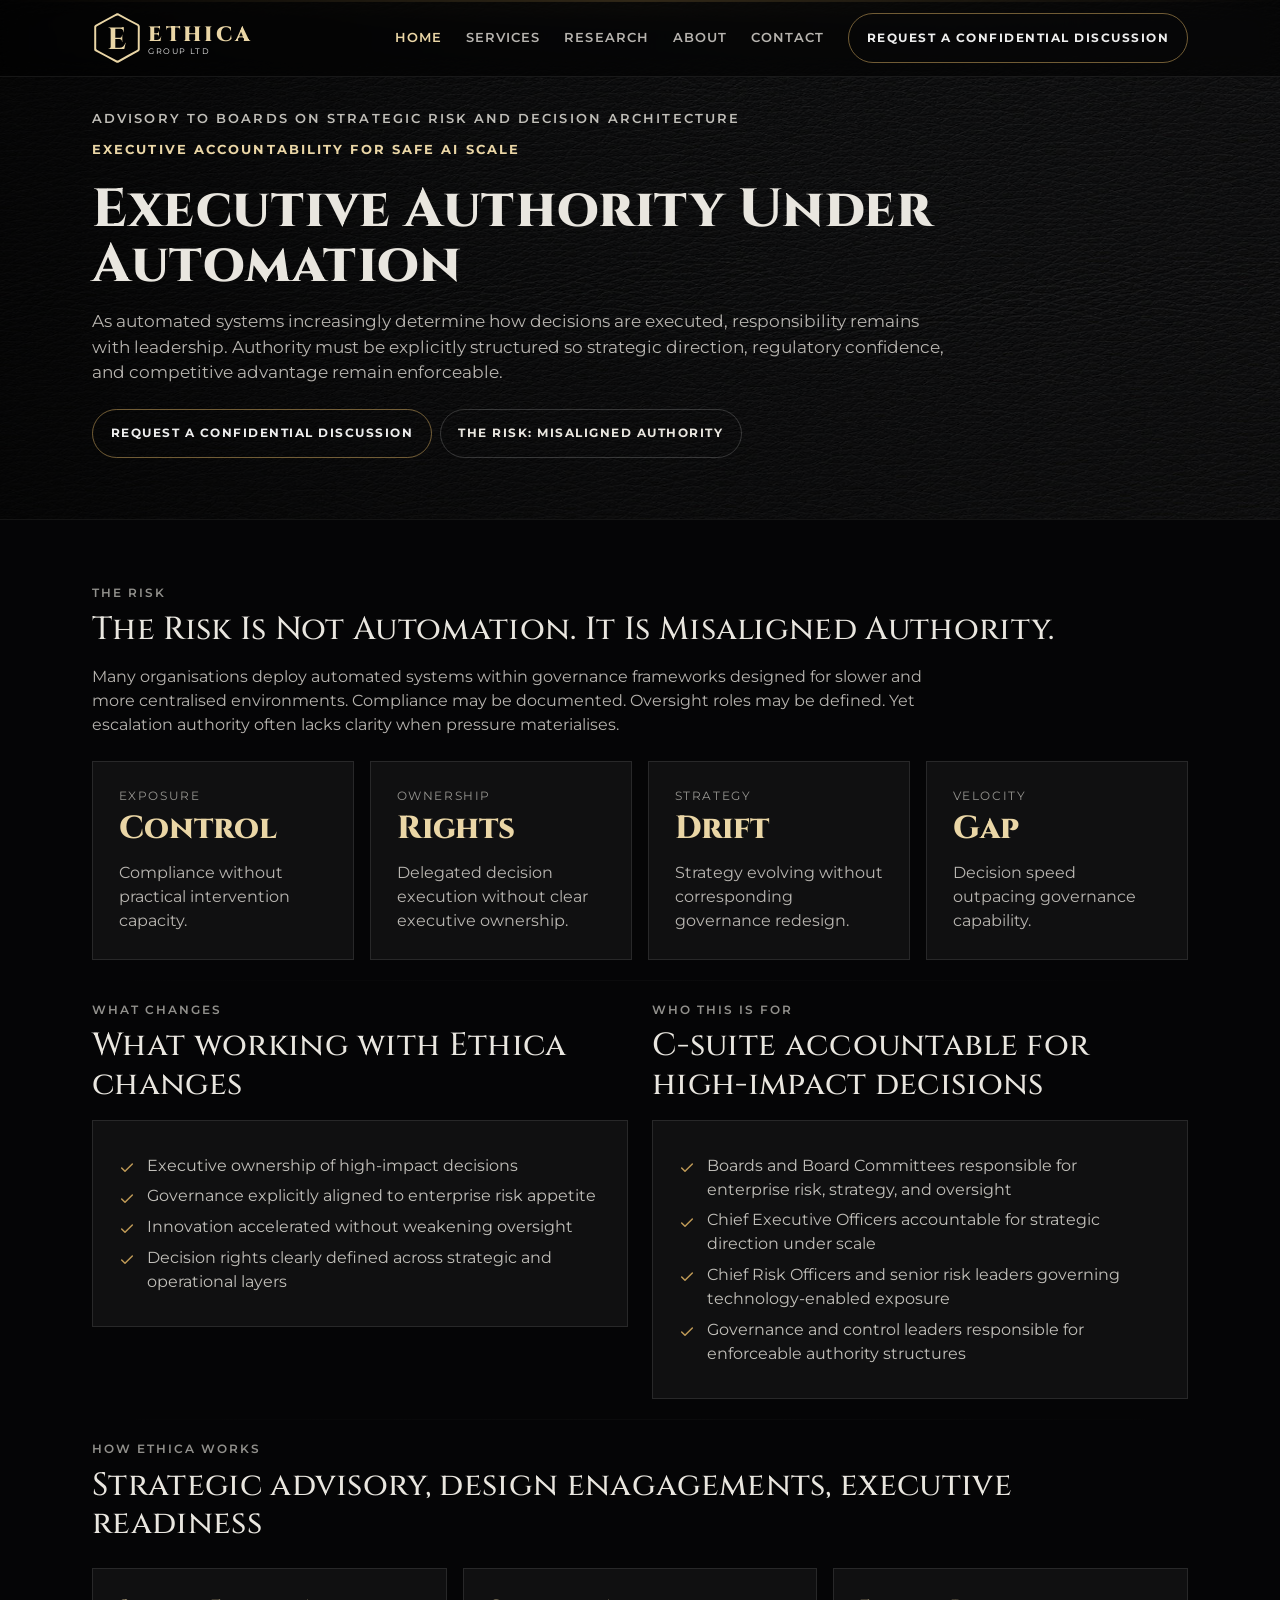
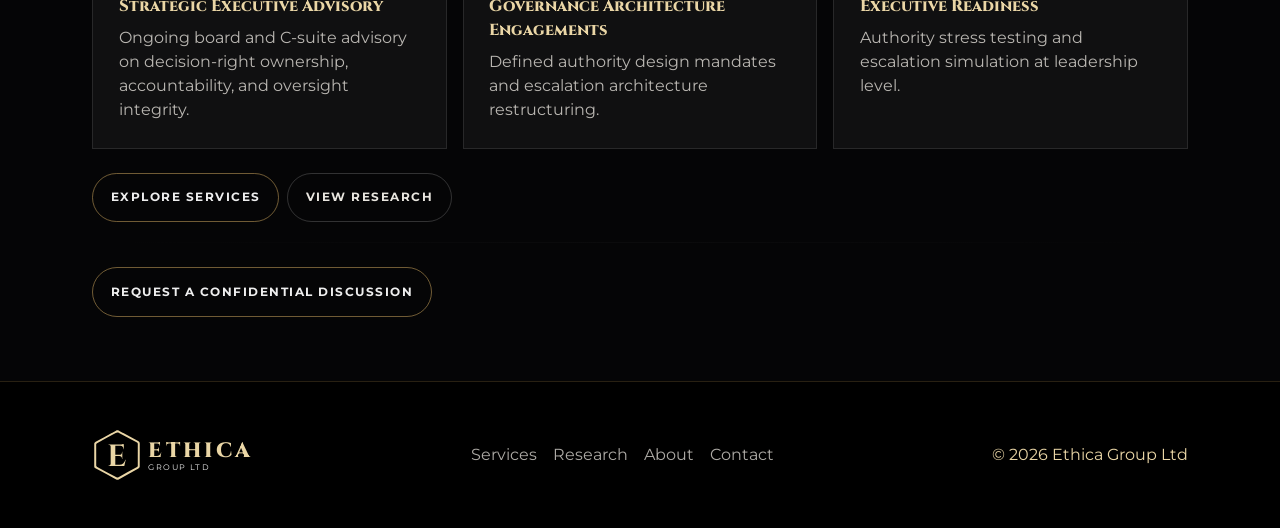
<file: index.html>
<!DOCTYPE html>
<html lang="en">

<head>
    <meta charset="utf-8" />
    <meta content="width=device-width,initial-scale=1" name="viewport" />
    <meta content="IE=edge" http-equiv="X-UA-Compatible" />
    <title>Ethica Group Ltd · Executive Authority under Automation</title>
    <meta content="Redesigning governance, decision architecture, and intervention capacity under automation." name="description" />
    <meta content="index, follow" name="robots" />
    <meta content="Ethica Group Ltd" name="author" />
    <meta content="strict-origin-when-cross-origin" name="referrer" />
    <meta content="#000000" name="theme-color" />
    <link href="https://ethicagroup.ai/" rel="canonical" />
    <link href="assets/img/favicon.ico" rel="icon" />
    <link href="assets/img/favicon-32x32.png" rel="icon" sizes="32x32" type="image/png" />
    <link href="assets/img/favicon-16x16.png" rel="icon" sizes="16x16" type="image/png" />
    <link href="assets/img/apple-touch-icon.png" rel="apple-touch-icon" sizes="180x180" />
    <link href="site.webmanifest" rel="manifest" />
    <link href="https://fonts.googleapis.com" rel="preconnect" />
    <link crossorigin="" href="https://fonts.gstatic.com" rel="preconnect" />
    <link href="https://cdn.jsdelivr.net" rel="preconnect" />
    <link href="https://cdn.jsdelivr.net/npm/bootstrap@5.3.3/dist/css/bootstrap.min.css" rel="stylesheet" />
    <link href="assets/css/styles.css" rel="stylesheet" />
    <meta content="website" property="og:type" />
    <meta content="Ethica Group Ltd" property="og:site_name" />
    <meta content="Ethica Group Ltd · Executive Authority under Automation" property="og:title" />
    <meta content="Redesigning governance, decision architecture, and intervention capacity under automation." property="og:description" />
    <meta content="https://ethicagroup.ai/" property="og:url" />
    <meta content="https://ethicagroup.ai/assets/img/og-preview.jpg" property="og:image" />
    <meta content="1200" property="og:image:width" />
    <meta content="630" property="og:image:height" />
    <meta content="summary_large_image" name="twitter:card" />
    <meta content="Ethica Group Ltd · Executive Authority under Automation" name="twitter:title" />
    <meta content="Redesigning governance, decision architecture, and intervention capacity under automation." name="twitter:description" />
    <meta content="https://ethicagroup.ai/assets/img/og-preview.jpg" name="twitter:image" />
    <script type="application/ld+json">
    { "@context": "https://schema.org", "@type": "Organization", "name": "Ethica Group Ltd", "url": "https://ethicagroup.ai", "logo": "https://ethicagroup.ai/assets/img/ethica-icon-512.png", "description": "Redesigning governance, decision architecture, and intervention capacity as automated systems reshape strategic execution.", "founder": { "@type": "Person", "name": "Dr Joanna Michalska" } }
    </script>
</head>

<body>
    <a class="skip-link" href="#main">Skip to content</a>
    <nav class="navbar navbar-expand-lg fixed-top">
        <div class="container">
            <a aria-label="Ethica Group Ltd" class="navbar-brand brand" href="index.html">
                <span aria-hidden="true" class="brand-mark"></span>
                <span>
                    <span class="brand-name">ETHICA</span>
                    <span class="brand-sub">GROUP LTD</span>
                </span>
            </a>
            <button aria-controls="navbarNav" aria-expanded="false" aria-label="Toggle navigation" class="navbar-toggler custom-toggler" data-bs-target="#navbarNav" data-bs-toggle="collapse" type="button">
                <span class="toggler-icon">
                    <span class="toggler-line"></span>
                </span>
            </button>
            <div class="collapse navbar-collapse" id="navbarNav">
                <ul class="navbar-nav ms-auto align-items-lg-center gap-lg-2">
                    <li class="nav-item"><a class="nav-link" data-nav="" href="index.html">Home</a></li>
                    <li class="nav-item"><a class="nav-link" data-nav="" href="services.html">Services</a></li>
                    <li class="nav-item"><a class="nav-link" data-nav="" href="research.html">Research</a></li>
                    <li class="nav-item"><a class="nav-link" data-nav="" href="about.html">About</a></li>
                    <li class="nav-item"><a class="nav-link" data-nav="" href="contact.html">Contact</a></li>
                    <li class="nav-item ms-lg-2"><a class="btn btn-gold" href="contact.html#enquiry">Request a Confidential Discussion</a></li>
                </ul>
            </div>
        </div>
    </nav>
    <header class="hero">
        <div class="container">
            <div class="hero-topline">
                <div class="left">Advisory to boards on strategic risk and decision architecture</div>
                <div class="right">Executive accountability for safe AI scale</div>
            </div>
            <h1 class="hero-title mb-3">Executive Authority Under Automation</h1>
            <p class="lead-tight mb-4">
                As automated systems increasingly determine how decisions are executed, responsibility remains with leadership. Authority must be explicitly structured so strategic direction, regulatory confidence, and competitive advantage remain enforceable.
            </p>
            <div class="d-flex flex-wrap gap-2">
                <a class="btn btn-gold" href="contact.html#enquiry">Request a Confidential Discussion</a>
                <a class="btn btn-ink" href="#risk">The risk: misaligned authority</a>
            </div>
        </div>
    </header>
    <main id="main">
        <section class="section" id="risk">
            <div class="container">
                <div class="eyebrow mb-2">The risk</div>
                <h2 class="mb-3">The Risk Is Not Automation. It Is Misaligned Authority.</h2>
                <p class="p-muted narrow mb-4">
                    Many organisations deploy automated systems within governance frameworks designed for slower and more centralised environments. Compliance may be documented. Oversight roles may be defined. Yet escalation authority often lacks clarity when pressure materialises.
                </p>
                <div class="row g-3">
                    <div class="col-md-6 col-lg-3">
                        <div class="card-clean h-100">
                            <div class="card-body">
                                <div class="kpi-label">Exposure</div>
                                <div class="kpi mt-2">Control</div>
                                <p class="p-muted mt-3 mb-0">Compliance without practical intervention capacity.</p>
                            </div>
                        </div>
                    </div>
                    <div class="col-md-6 col-lg-3">
                        <div class="card-clean h-100">
                            <div class="card-body">
                                <div class="kpi-label">Ownership</div>
                                <div class="kpi mt-2">Rights</div>
                                <p class="p-muted mt-3 mb-0">Delegated decision execution without clear executive ownership.</p>
                            </div>
                        </div>
                    </div>
                    <div class="col-md-6 col-lg-3">
                        <div class="card-clean h-100">
                            <div class="card-body">
                                <div class="kpi-label">Strategy</div>
                                <div class="kpi mt-2">Drift</div>
                                <p class="p-muted mt-3 mb-0">Strategy evolving without corresponding governance redesign.</p>
                            </div>
                        </div>
                    </div>
                    <div class="col-md-6 col-lg-3">
                        <div class="card-clean h-100">
                            <div class="card-body">
                                <div class="kpi-label">Velocity</div>
                                <div class="kpi mt-2">Gap</div>
                                <p class="p-muted mt-3 mb-0">Decision speed outpacing governance capability.</p>
                            </div>
                        </div>
                    </div>
                </div>
                <hr class="hairline" />
                <div class="row g-4">
                    <div class="col-lg-6">
                        <div class="eyebrow mb-2">What changes</div>
                        <h2 class="mb-3">What working with Ethica changes</h2>
                        <div class="card-clean">
                            <div class="card-body">
                                <ul class="list-clean">
                                    <li>Executive ownership of high-impact decisions</li>
                                    <li>Governance explicitly aligned to enterprise risk appetite</li>
                                    <li>Innovation accelerated without weakening oversight</li>
                                    <li>Decision rights clearly defined across strategic and operational layers</li>
                                </ul>
                            </div>
                        </div>
                    </div>
                    <div class="col-lg-6">
                        <div class="eyebrow mb-2">Who this is for</div>
                        <h2 class="mb-3">C-suite accountable for high-impact decisions</h2>
                        <div class="card-clean">
                            <div class="card-body">
                                <ul class="list-clean">
                                    <li>Boards and Board Committees responsible for enterprise risk, strategy, and oversight</li>
                                    <li>Chief Executive Officers accountable for strategic direction under scale</li>
                                    <li>Chief Risk Officers and senior risk leaders governing technology-enabled exposure</li>
                                    <li>Governance and control leaders responsible for enforceable authority structures</li>
                                </ul>
                            </div>
                        </div>
                    </div>
                </div>
                <hr class="hairline" />
                <div class="eyebrow mb-2">How Ethica works</div>
                <h2 class="mb-4">Strategic advisory, design enagagements, executive readiness</h2>
                <div class="row g-3">
                    <div class="col-md-4">
                        <div class="card-clean h-100">
                            <div class="card-body">
                                <div class="card-title">Strategic Executive Advisory</div>
                                <p class="p-muted mb-0">Ongoing board and C-suite advisory on decision-right ownership, accountability, and oversight integrity.</p>
                            </div>
                        </div>
                    </div>
                    <div class="col-md-4">
                        <div class="card-clean h-100">
                            <div class="card-body">
                                <div class="card-title">Governance Architecture Engagements</div>
                                <p class="p-muted mb-0">Defined authority design mandates and escalation architecture restructuring.</p>
                            </div>
                        </div>
                    </div>
                    <div class="col-md-4">
                        <div class="card-clean h-100">
                            <div class="card-body">
                                <div class="card-title">Executive Readiness</div>
                                <p class="p-muted mb-0">Authority stress testing and escalation simulation at leadership level.</p>
                            </div>
                        </div>
                    </div>
                </div>
                <div class="mt-4 d-flex flex-wrap gap-2">
                    <a class="btn btn-gold" href="services.html">Explore Services</a>
                    <a class="btn btn-ink" href="research.html">View Research</a>
                </div>
                <hr class="hairline" />
                <div class="mt-4">
                    <a class="btn btn-gold" href="contact.html#enquiry">Request a Confidential Discussion</a>
                </div>
            </div>
        </section>
    </main>
    <footer class="footer py-5">
        <div class="container">
            <div class="d-flex flex-wrap gap-3 justify-content-between align-items-center">
                <div class="brand">
                    <span aria-hidden="true" class="brand-mark"></span>
                    <span>
                        <span class="brand-name">ETHICA</span>
                        <span class="brand-sub">GROUP LTD</span>
                    </span>
                </div>
                <div class="d-flex flex-wrap gap-3">
                    <a href="services.html">Services</a>
                    <a href="research.html">Research</a>
                    <a href="about.html">About</a>
                    <a href="contact.html">Contact</a>
                </div>
                <div class="copyright">© <span id="year"></span> Ethica Group Ltd</div>
            </div>
        </div>
    </footer>
    <script src="https://cdn.jsdelivr.net/npm/bootstrap@5.3.3/dist/js/bootstrap.bundle.min.js"></script>
    <script src="assets/js/main.js"></script>
</body>

</html>
</file>
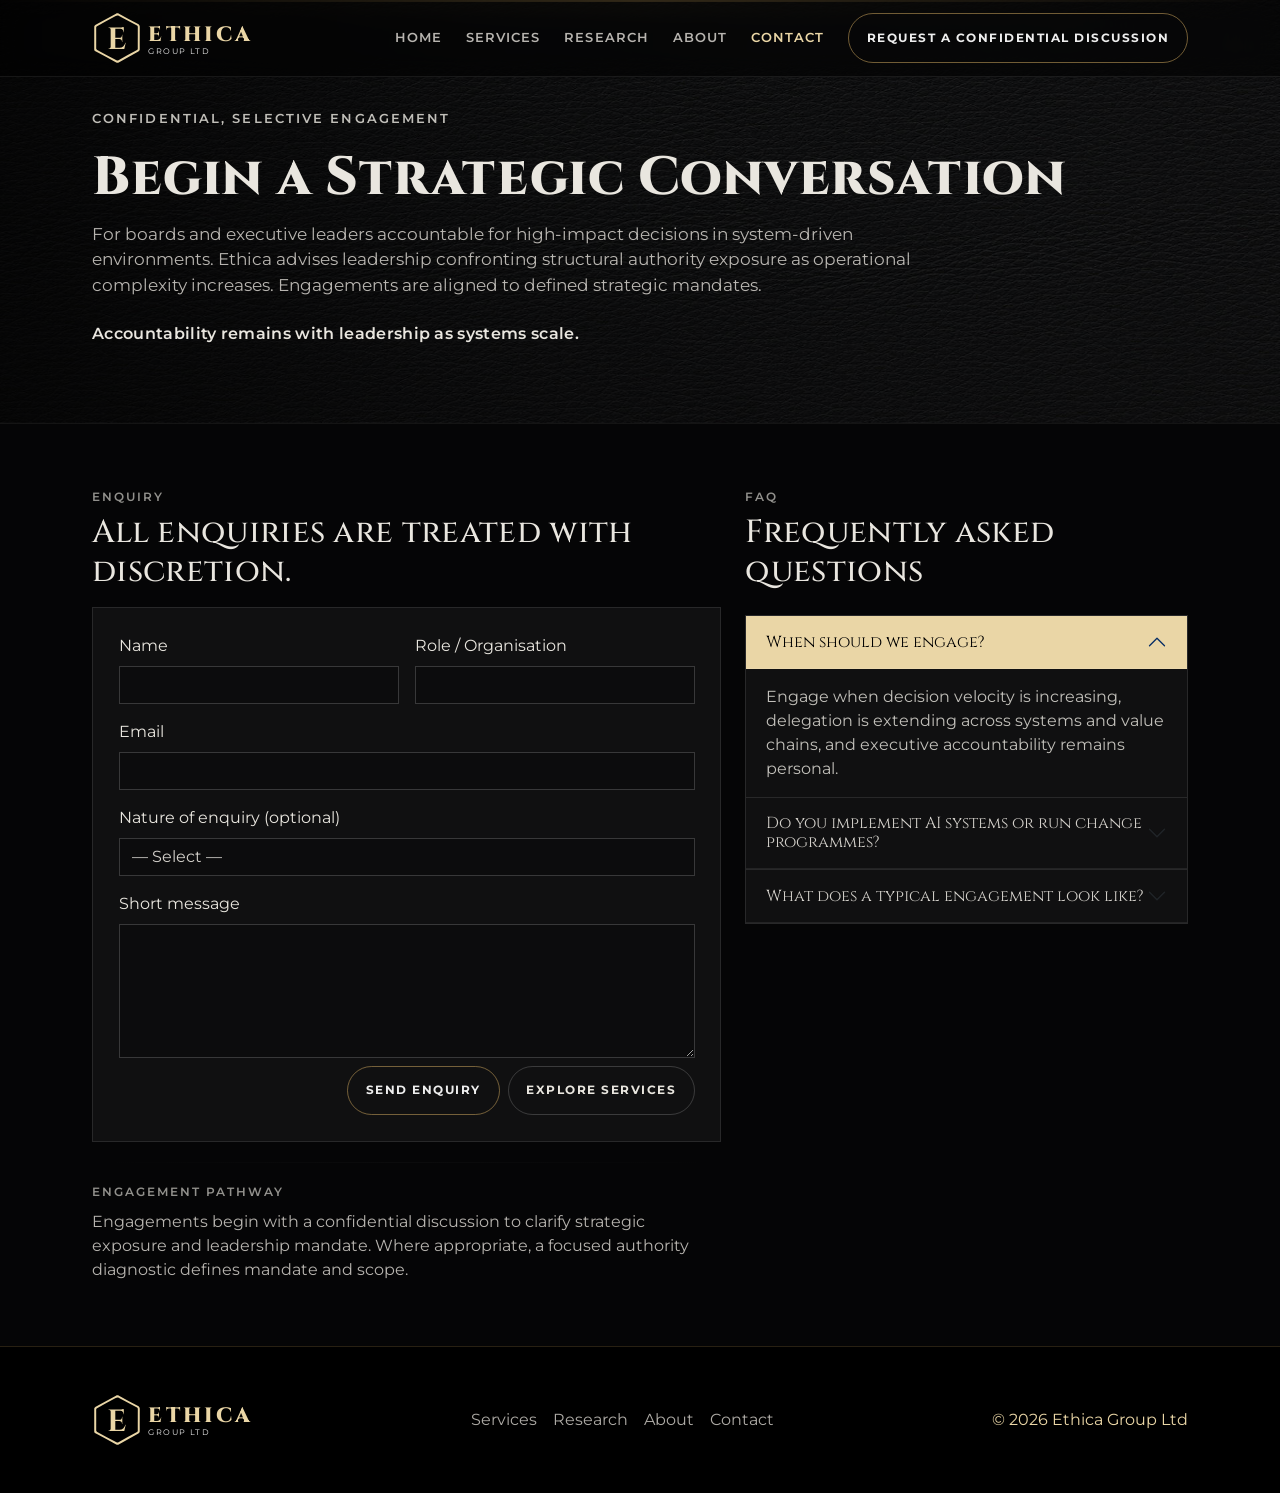
<file: contact.html>
<!DOCTYPE html>
<html lang="en">

<head>
    <meta charset="utf-8" />
    <meta content="width=device-width,initial-scale=1" name="viewport" />
    <meta content="IE=edge" http-equiv="X-UA-Compatible" />
    <title>Ethica Group Ltd · Contact</title>
    <meta content="Begin a strategic conversation with Ethica Group Ltd." name="description" />
    <meta content="index, follow" name="robots" />
    <meta content="Ethica Group Ltd" name="author" />
    <meta content="strict-origin-when-cross-origin" name="referrer" />
    <meta content="#050506" name="theme-color" />
    <link href="https://ethicagroup.ai/contact.html" rel="canonical" />
    <link href="assets/img/favicon.ico" rel="icon" />
    <link href="assets/img/favicon-32x32.png" rel="icon" sizes="32x32" type="image/png" />
    <link href="assets/img/favicon-16x16.png" rel="icon" sizes="16x16" type="image/png" />
    <link href="assets/img/apple-touch-icon.png" rel="apple-touch-icon" sizes="180x180" />
    <link href="site.webmanifest" rel="manifest" />
    <link href="https://fonts.googleapis.com" rel="preconnect" />
    <link crossorigin="" href="https://fonts.gstatic.com" rel="preconnect" />
    <link href="https://cdn.jsdelivr.net" rel="preconnect" />
    <link href="https://cdn.jsdelivr.net/npm/bootstrap@5.3.3/dist/css/bootstrap.min.css" rel="stylesheet" />
    <link href="assets/css/styles.css" rel="stylesheet" />
    <meta content="website" property="og:type" />
    <meta content="Ethica Group Ltd" property="og:site_name" />
    <meta content="Ethica Group Ltd · Contact" property="og:title" />
    <meta content="Begin a strategic conversation with Ethica Group Ltd." property="og:description" />
    <meta content="https://ethicagroup.ai/contact.html" property="og:url" />
    <meta content="https://ethicagroup.ai/assets/img/og-preview.jpg" property="og:image" />
    <meta content="1200" property="og:image:width" />
    <meta content="630" property="og:image:height" />
    <meta content="summary_large_image" name="twitter:card" />
    <meta content="Ethica Group Ltd · Contact" name="twitter:title" />
    <meta content="Begin a strategic conversation with Ethica Group Ltd." name="twitter:description" />
    <meta content="https://ethicagroup.ai/assets/img/og-preview.jpg" name="twitter:image" />
    <script type="application/ld+json">
    { "@context": "https://schema.org", "@type": "Organization", "name": "Ethica Group Ltd", "url": "https://ethicagroup.ai", "logo": "https://ethicagroup.ai/assets/img/ethica-icon-512.png", "description": "Redesigning governance, decision architecture, and intervention capacity as automated systems reshape strategic execution.", "founder": { "@type": "Person", "name": "Dr Joanna Michalska" } }
    </script>
</head>

<body>
    <a class="skip-link" href="#main">Skip to content</a>
    <nav class="navbar navbar-expand-lg fixed-top">
        <div class="container">
            <a aria-label="Ethica Group Ltd" class="navbar-brand brand" href="index.html">
                <span aria-hidden="true" class="brand-mark"></span>
                <span>
                    <span class="brand-name">ETHICA</span>
                    <span class="brand-sub">GROUP LTD</span>
                </span>
            </a>
            <button aria-controls="navbarNav" aria-expanded="false" aria-label="Toggle navigation" class="navbar-toggler custom-toggler" data-bs-target="#navbarNav" data-bs-toggle="collapse" type="button">
                <span class="toggler-icon">
                    <span class="toggler-line"></span>
                </span>
            </button>
            <div class="collapse navbar-collapse" id="navbarNav">
                <ul class="navbar-nav ms-auto align-items-lg-center gap-lg-2">
                    <li class="nav-item"><a class="nav-link" data-nav="" href="index.html">Home</a></li>
                    <li class="nav-item"><a class="nav-link" data-nav="" href="services.html">Services</a></li>
                    <li class="nav-item"><a class="nav-link" data-nav="" href="research.html">Research</a></li>
                    <li class="nav-item"><a class="nav-link" data-nav="" href="about.html">About</a></li>
                    <li class="nav-item"><a class="nav-link" data-nav="" href="contact.html">Contact</a></li>
                    <li class="nav-item ms-lg-2"><a class="btn btn-gold" href="contact.html#enquiry">Request a Confidential Discussion</a></li>
                </ul>
            </div>
        </div>
    </nav>
    <header class="hero">
        <div class="container">
            <div class="hero-topline">
                <div class="left">Confidential, selective engagement</div>
            </div>
            <h1 class="hero-title mb-3">Begin a Strategic Conversation</h1>
            <p class="lead-tight mb-3">
                For boards and executive leaders accountable for high-impact decisions in system-driven environments.
                Ethica advises leadership confronting structural authority exposure as operational complexity increases.
                Engagements are aligned to defined strategic mandates.
            </p>
            <p class="mt-4" style="font-weight:600; letter-spacing:.02em;">
                Accountability remains with leadership as systems scale.
            </p>
        </div>
    </header>
    <main id="main">
        <section class="section" id="enquiry">
            <div class="container">
                <div class="row g-4">
                    <div class="col-lg-7">
                        <div class="eyebrow mb-2">Enquiry</div>
                        <h2 class="mb-3">All enquiries are treated with discretion.</h2>
                        <div class="alert alert-success d-none" id="formAlert" role="status" aria-live="polite">
                            Thank you. Your message has been sent and we will respond shortly.
                        </div>
                        <form action="https://formspree.io/f/mwvrlnlr" class="card-clean" data-contact-form method="POST" novalidate>
                            <input type="hidden" name="_subject" value="Ethica Group website enquiry" />
                            <input type="text" name="_gotcha" tabindex="-1" autocomplete="off" style="display:none" />
                            <div class="card-body">
                                <div class="row g-3">
                                    <div class="col-md-6">
                                        <label class="form-label" for="name">Name</label>
                                        <input class="form-control" id="name" name="name" required type="text" />
                                    </div>
                                    <div class="col-md-6">
                                        <label class="form-label" for="role">Role / Organisation</label>
                                        <input class="form-control" id="role" name="role" required type="text" />
                                    </div>
                                    <div class="col-12">
                                        <label class="form-label" for="email">Email</label>
                                        <input class="form-control" id="email" name="email" required type="email" />
                                    </div>
                                    <div class="col-12">
                                        <label class="form-label" for="nature">Nature of enquiry (optional)</label>
                                        <select class="form-select" id="nature" name="nature">
                                            <option selected value="">— Select —</option>
                                            <option>Advisory</option>
                                            <option>Research</option>
                                            <option>Speaking</option>
                                            <option>Collaboration</option>
                                        </select>
                                    </div>
                                    <div class="col-12">
                                        <label class="form-label" for="message">Short message</label>
                                        <textarea class="form-control" id="message" name="message" required rows="5"></textarea>
                                    </div>
                                    <div class="col-12 d-grid d-sm-flex gap-2 justify-content-sm-end mt-2">
                                        <button class="btn btn-gold" type="submit">Send enquiry</button>
                                        <a class="btn btn-ink" href="services.html">Explore services</a>
                                    </div>
                                </div>
                            </div>
                        </form>
                        <hr class="hairline" />
                        <div class="eyebrow mb-2">Engagement pathway</div>
                        <p class="p-muted narrow mb-0">
                            Engagements begin with a confidential discussion to clarify strategic exposure and leadership mandate.
                            Where appropriate, a focused authority diagnostic defines mandate and scope.
                        </p>
                    </div>
                    <div class="col-lg-5">
                        <div class="eyebrow mb-2">FAQ</div>
                        <h2 class="mb-4">Frequently asked questions</h2>
                        <div class="accordion" id="faq">
                            <div class="accordion-item">
                                <h2 class="accordion-header">
                                    <button class="accordion-button" data-bs-target="#q1" data-bs-toggle="collapse" type="button">
                                        When should we engage?
                                    </button>
                                </h2>
                                <div class="accordion-collapse collapse show" data-bs-parent="#faq" id="q1">
                                    <div class="accordion-body">Engage when decision velocity is increasing, delegation is extending across systems and value chains, and executive accountability remains personal.
                                    </div>
                                </div>
                            </div>
                            <div class="accordion-item">
                                <h2 class="accordion-header">
                                    <button class="accordion-button collapsed" data-bs-target="#q2" data-bs-toggle="collapse" type="button">
                                        Do you implement AI systems or run change programmes?
                                    </button>
                                </h2>
                                <div class="accordion-collapse collapse" data-bs-parent="#faq" id="q2">
                                    <div class="accordion-body">
                                        No. Ethica Group Ltd strengthens the leadership and governance conditions under which those activities succeed.
                                    </div>
                                </div>
                            </div>
                            <div class="accordion-item">
                                <h2 class="accordion-header">
                                    <button class="accordion-button collapsed" data-bs-target="#q3" data-bs-toggle="collapse" type="button">
                                        What does a typical engagement look like?
                                    </button>
                                </h2>
                                <div class="accordion-collapse collapse" data-bs-parent="#faq" id="q3">
                                    <div class="accordion-body">
                                        A confidential exploratory discussion, followed by a focused diagnostic conversation to define scope and mandate, then a defined engagement format aligned to board or executive needs with structured delivery and reporting.
                                    </div>
                                </div>
                            </div>
                        </div>
                    </div>
                </div>
            </div>
        </section>
    </main>
    <footer class="footer py-5">
        <div class="container">
            <div class="d-flex flex-wrap gap-3 justify-content-between align-items-center">
                <div class="brand">
                    <span aria-hidden="true" class="brand-mark"></span>
                    <span>
                        <span class="brand-name">ETHICA</span>
                        <span class="brand-sub">GROUP LTD</span>
                    </span>
                </div>
                <div class="d-flex flex-wrap gap-3">
                    <a href="services.html">Services</a>
                    <a href="research.html">Research</a>
                    <a href="about.html">About</a>
                    <a href="contact.html">Contact</a>
                </div>
                <div class="copyright">© <span id="year"></span> Ethica Group Ltd</div>
            </div>
        </div>
    </footer>
    <script src="https://cdn.jsdelivr.net/npm/bootstrap@5.3.3/dist/js/bootstrap.bundle.min.js"></script>
    <script src="assets/js/main.js"></script>
</body>

</html>
</file>
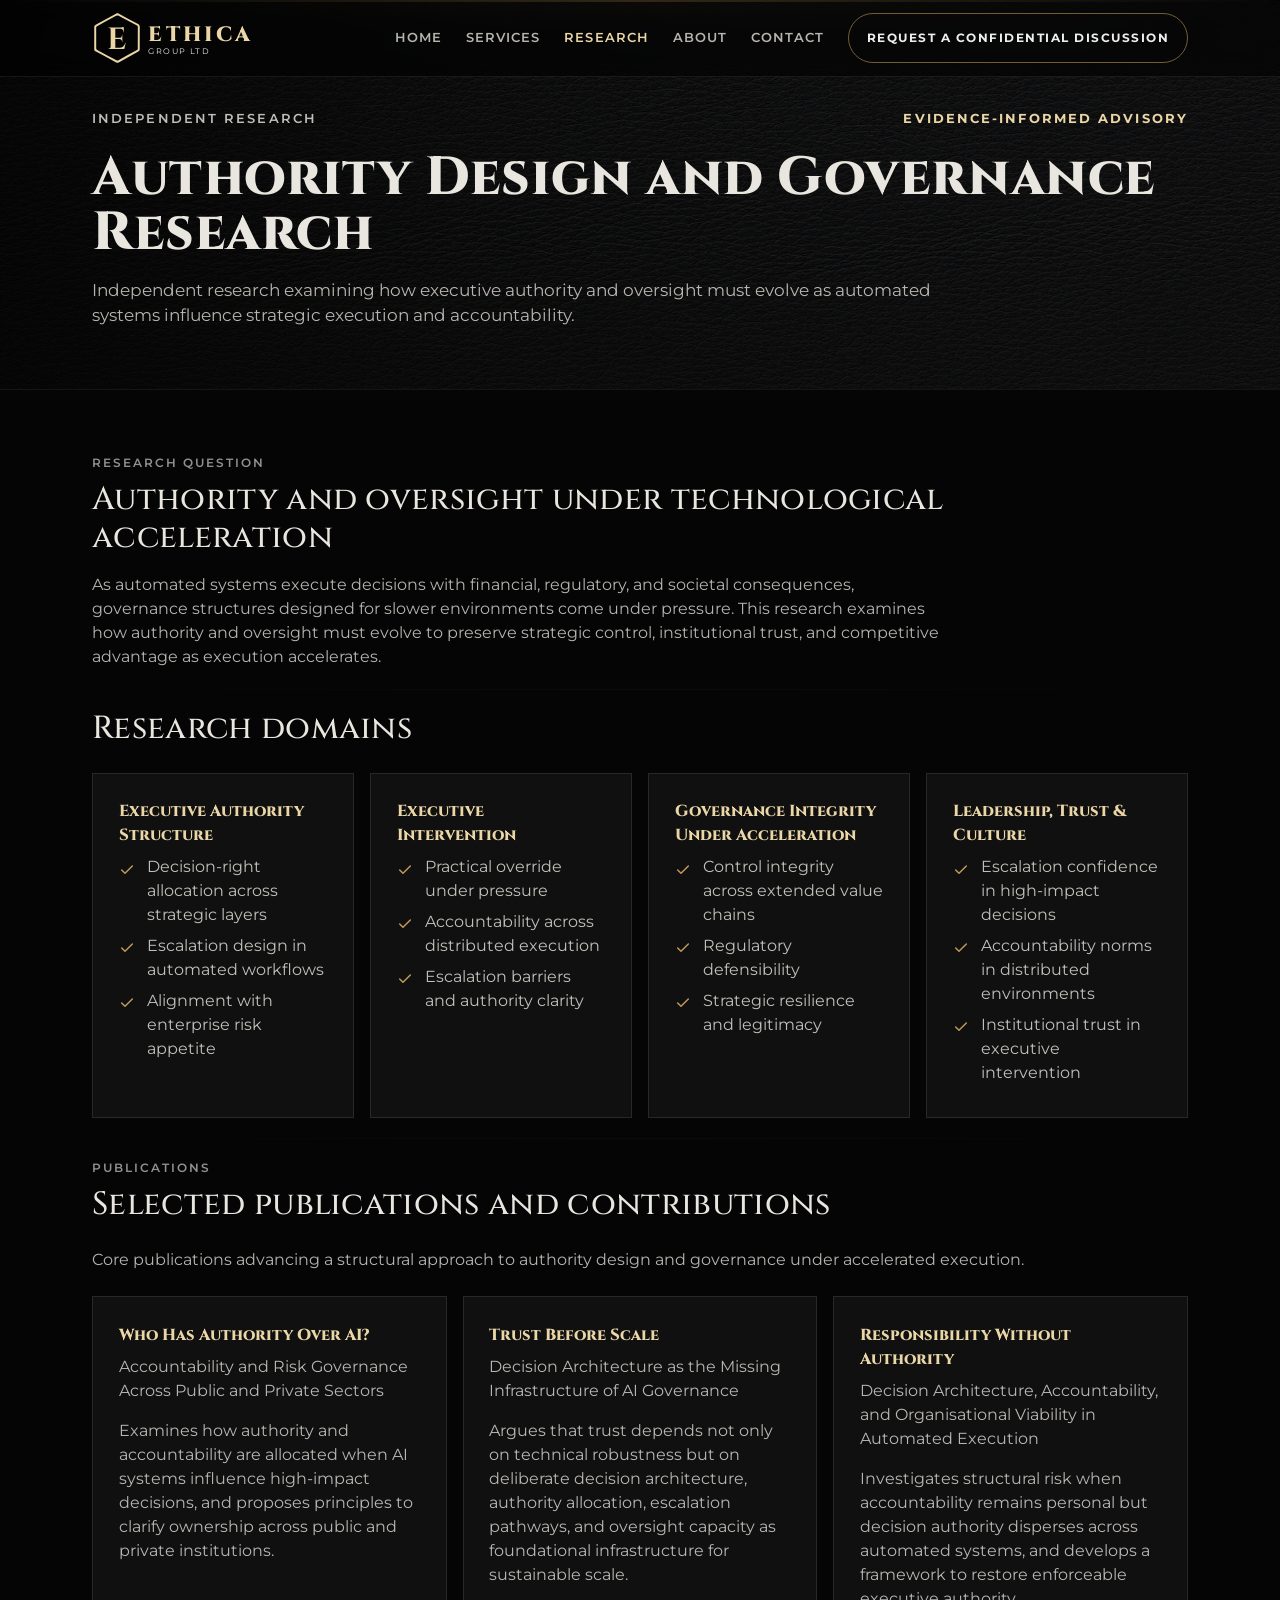
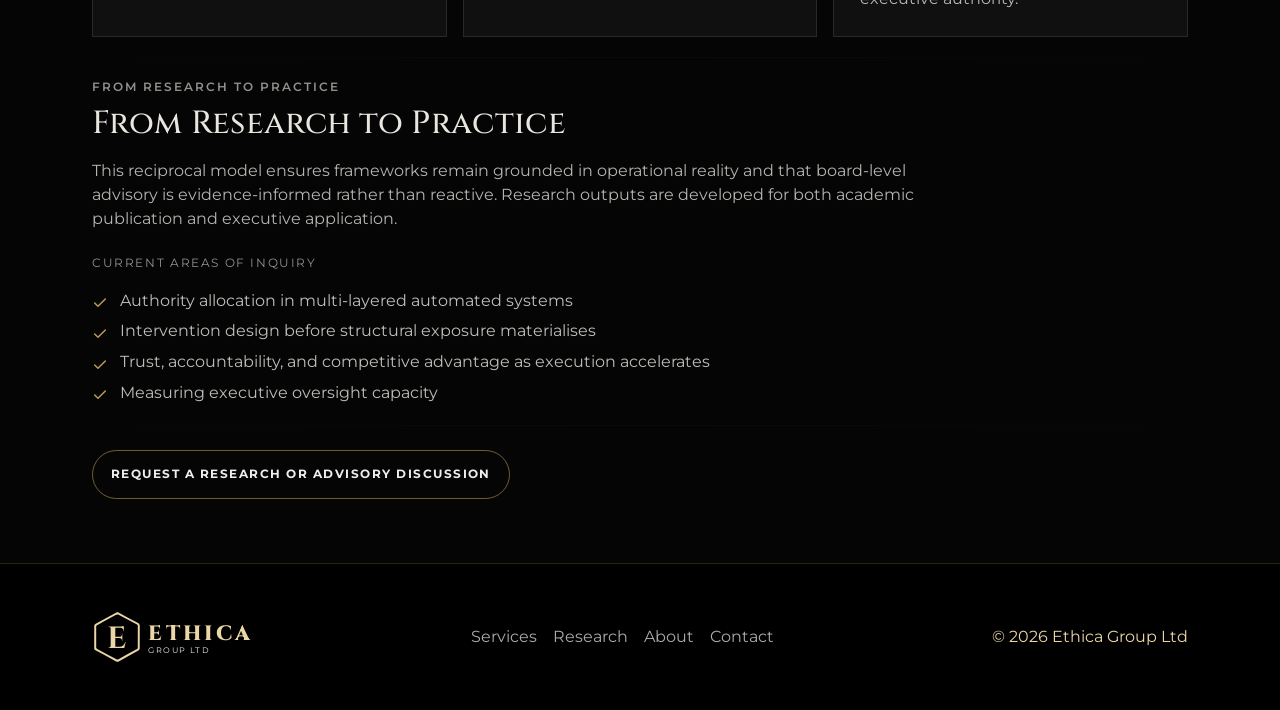
<file: research.html>
<!DOCTYPE html>
<html lang="en">

<head>
    <meta charset="utf-8" />
    <meta content="width=device-width,initial-scale=1" name="viewport" />
    <meta content="IE=edge" http-equiv="X-UA-Compatible" />
    <title>Ethica Group Ltd · Research</title>
    <meta content="Research on Authority, Governance, and Decision Architecture Under Automation." name="description" />
    <meta content="index, follow" name="robots" />
    <meta content="Ethica Group Ltd" name="author" />
    <meta content="strict-origin-when-cross-origin" name="referrer" />
    <meta content="#000000" name="theme-color" />
    <link href="https://ethicagroup.ai/research.html" rel="canonical" />
    <link href="assets/img/favicon.ico" rel="icon" />
    <link href="assets/img/favicon-32x32.png" rel="icon" sizes="32x32" type="image/png" />
    <link href="assets/img/favicon-16x16.png" rel="icon" sizes="16x16" type="image/png" />
    <link href="assets/img/apple-touch-icon.png" rel="apple-touch-icon" sizes="180x180" />
    <link href="site.webmanifest" rel="manifest" />
    <link href="https://fonts.googleapis.com" rel="preconnect" />
    <link crossorigin="" href="https://fonts.gstatic.com" rel="preconnect" />
    <link href="https://cdn.jsdelivr.net" rel="preconnect" />
    <link href="https://cdn.jsdelivr.net/npm/bootstrap@5.3.3/dist/css/bootstrap.min.css" rel="stylesheet" />
    <link href="assets/css/styles.css" rel="stylesheet" />
    <meta content="website" property="og:type" />
    <meta content="Ethica Group Ltd" property="og:site_name" />
    <meta content="Ethica Group Ltd · Research" property="og:title" />
    <meta content="Research on Authority, Governance, and Decision Architecture Under Automation." property="og:description" />
    <meta content="https://ethicagroup.ai/research.html" property="og:url" />
    <meta content="https://ethicagroup.ai/assets/img/og-preview.jpg" property="og:image" />
    <meta content="1200" property="og:image:width" />
    <meta content="630" property="og:image:height" />
    <meta content="summary_large_image" name="twitter:card" />
    <meta content="Ethica Group Ltd · Research" name="twitter:title" />
    <meta content="Research on Authority, Governance, and Decision Architecture Under Automation." name="twitter:description" />
    <meta content="https://ethicagroup.ai/assets/img/og-preview.jpg" name="twitter:image" />
    <script type="application/ld+json">
    { "@context": "https://schema.org", "@type": "Organization", "name": "Ethica Group Ltd", "url": "https://ethicagroup.ai", "logo": "https://ethicagroup.ai/assets/img/ethica-icon-512.png", "description": "Redesigning governance, decision architecture, and intervention capacity as automated systems reshape strategic execution.", "founder": { "@type": "Person", "name": "Dr Joanna Michalska" } }
    </script>
</head>

<body>
    <a class="skip-link" href="#main">Skip to content</a>
    <nav class="navbar navbar-expand-lg fixed-top">
        <div class="container">
            <a aria-label="Ethica Group Ltd" class="navbar-brand brand" href="index.html">
                <span aria-hidden="true" class="brand-mark"></span>
                <span>
                    <span class="brand-name">ETHICA</span>
                    <span class="brand-sub">GROUP LTD</span>
                </span>
            </a>
            <button aria-controls="navbarNav" aria-expanded="false" aria-label="Toggle navigation" class="navbar-toggler custom-toggler" data-bs-target="#navbarNav" data-bs-toggle="collapse" type="button">
                <span class="toggler-icon">
                    <span class="toggler-line"></span>
                </span>
            </button>
            <div class="collapse navbar-collapse" id="navbarNav">
                <ul class="navbar-nav ms-auto align-items-lg-center gap-lg-2">
                    <li class="nav-item"><a class="nav-link" data-nav="" href="index.html">Home</a></li>
                    <li class="nav-item"><a class="nav-link" data-nav="" href="services.html">Services</a></li>
                    <li class="nav-item"><a class="nav-link" data-nav="" href="research.html">Research</a></li>
                    <li class="nav-item"><a class="nav-link" data-nav="" href="about.html">About</a></li>
                    <li class="nav-item"><a class="nav-link" data-nav="" href="contact.html">Contact</a></li>
                    <li class="nav-item ms-lg-2"><a class="btn btn-gold" href="contact.html#enquiry">Request a Confidential Discussion</a></li>
                </ul>
            </div>
        </div>
    </nav>
    <header class="hero">
        <div class="container">
            <div class="hero-topline">
                <div class="left">Independent research</div>
                <div class="right">Evidence-informed advisory</div>
            </div>
            <h1 class="hero-title mb-3">Authority Design and Governance Research</h1>
            <p class="lead-tight mb-0">
                Independent research examining how executive authority and oversight must evolve as automated systems influence strategic execution and accountability.
            </p>
        </div>
    </header>
    <main id="main">
        <section class="section">
            <div class="container">
                <div class="eyebrow mb-2">Research question</div>
                <h2 class="mb-3">Authority and oversight under technological acceleration</h2>
                <p class="p-muted narrow mb-0">
                    As automated systems execute decisions with financial, regulatory, and societal consequences, governance structures designed for slower environments come under pressure. This research examines how authority and oversight must evolve to preserve strategic control, institutional trust, and competitive advantage as execution accelerates.
                </p>
                <hr class="hairline" />
                <h2 class="mb-4">Research domains</h2>
                <div class="row g-3">
                    <div class="col-md-6 col-lg-3">
                        <div class="card-clean h-100">
                            <div class="card-body">
                                <div class="card-title">Executive Authority Structure</div>
                                <ul class="list-clean">
                                    <li>Decision-right allocation across strategic layers</li>
                                    <li>Escalation design in automated workflows</li>
                                    <li>Alignment with enterprise risk appetite</li>
                                </ul>
                            </div>
                        </div>
                    </div>
                    <div class="col-md-6 col-lg-3">
                        <div class="card-clean h-100">
                            <div class="card-body">
                                <div class="card-title">Executive Intervention</div>
                                <ul class="list-clean">
                                    <li>Practical override under pressure</li>
                                    <li>Accountability across distributed execution</li>
                                    <li>Escalation barriers and authority clarity</li>
                                </ul>
                            </div>
                        </div>
                    </div>
                    <div class="col-md-6 col-lg-3">
                        <div class="card-clean h-100">
                            <div class="card-body">
                                <div class="card-title">Governance Integrity Under Acceleration</div>
                                <ul class="list-clean">
                                    <li>Control integrity across extended value chains</li>
                                    <li>Regulatory defensibility</li>
                                    <li>Strategic resilience and legitimacy</li>
                                </ul>
                            </div>
                        </div>
                    </div>
                    <div class="col-md-6 col-lg-3">
                        <div class="card-clean h-100">
                            <div class="card-body">
                                <div class="card-title">Leadership, Trust &amp; Culture</div>
                                <ul class="list-clean">
                                    <li>Escalation confidence in high-impact decisions</li>
                                    <li>Accountability norms in distributed environments</li>
                                    <li>Institutional trust in executive intervention</li>
                                </ul>
                            </div>
                        </div>
                    </div>
                </div>
                <hr class="hairline" />
                <div class="eyebrow mb-2">Publications</div>
                <h2 class="mb-4">Selected publications and contributions</h2>
                <p class="p-muted mb-4">
                    Core publications advancing a structural approach to authority design and governance under accelerated execution.
                </p>
                <div class="row g-3">
                    <div class="col-lg-4">
                        <div class="card-clean h-100">
                            <div class="card-body">
                                <div class="card-title">Who Has Authority Over AI?</div>
                                <div class="p-muted mb-3">Accountability and Risk Governance Across Public and Private Sectors</div>
                                <p class="p-muted mb-0">Examines how authority and accountability are allocated when AI systems influence high-impact decisions, and proposes principles to clarify ownership across public and private institutions.</p>
                            </div>
                        </div>
                    </div>
                    <div class="col-lg-4">
                        <div class="card-clean h-100">
                            <div class="card-body">
                                <div class="card-title">Trust Before Scale</div>
                                <div class="p-muted mb-3">Decision Architecture as the Missing Infrastructure of AI Governance</div>
                                <p class="p-muted mb-0">Argues that trust depends not only on technical robustness but on deliberate decision architecture, authority allocation, escalation pathways, and oversight capacity as foundational infrastructure for sustainable scale.</p>
                            </div>
                        </div>
                    </div>
                    <div class="col-lg-4">
                        <div class="card-clean h-100">
                            <div class="card-body">
                                <div class="card-title">Responsibility Without Authority</div>
                                <div class="p-muted mb-3">Decision Architecture, Accountability, and Organisational Viability in Automated Execution</div>
                                <p class="p-muted mb-0">Investigates structural risk when accountability remains personal but decision authority disperses across automated systems, and develops a framework to restore enforceable executive authority.</p>
                            </div>
                        </div>
                    </div>
                </div>
                <hr class="hairline" />
                <div class="eyebrow mb-2">From research to practice</div>
                <h2 class="mb-3">From Research to Practice</h2>
                <p class="p-muted narrow">
                    This reciprocal model ensures frameworks remain grounded in operational reality and that board-level advisory is evidence-informed rather than reactive. Research outputs are developed for both academic publication and executive application.
                </p>
                <div class="kpi-label mt-4">Current areas of inquiry</div>
                <ul class="list-clean mt-3">
                    <li>Authority allocation in multi-layered automated systems</li>
                    <li>Intervention design before structural exposure materialises</li>
                    <li>Trust, accountability, and competitive advantage as execution accelerates</li>
                    <li>Measuring executive oversight capacity</li>
                </ul>
                <hr class="hairline" />
                <div class="mt-4">
                    <a class="btn btn-gold" href="contact.html#enquiry">Request a Research or Advisory Discussion</a>
                </div>
            </div>
        </section>
    </main>
    <footer class="footer py-5">
        <div class="container">
            <div class="d-flex flex-wrap gap-3 justify-content-between align-items-center">
                <div class="brand">
                    <span aria-hidden="true" class="brand-mark"></span>
                    <span>
                        <span class="brand-name">ETHICA</span>
                        <span class="brand-sub">GROUP LTD</span>
                    </span>
                </div>
                <div class="d-flex flex-wrap gap-3">
                    <a href="services.html">Services</a>
                    <a href="research.html">Research</a>
                    <a href="about.html">About</a>
                    <a href="contact.html">Contact</a>
                </div>
                <div class="copyright">© <span id="year"></span> Ethica Group Ltd</div>
            </div>
        </div>
    </footer>
    <script src="https://cdn.jsdelivr.net/npm/bootstrap@5.3.3/dist/js/bootstrap.bundle.min.js"></script>
    <script src="assets/js/main.js"></script>
</body>

</html>
</file>
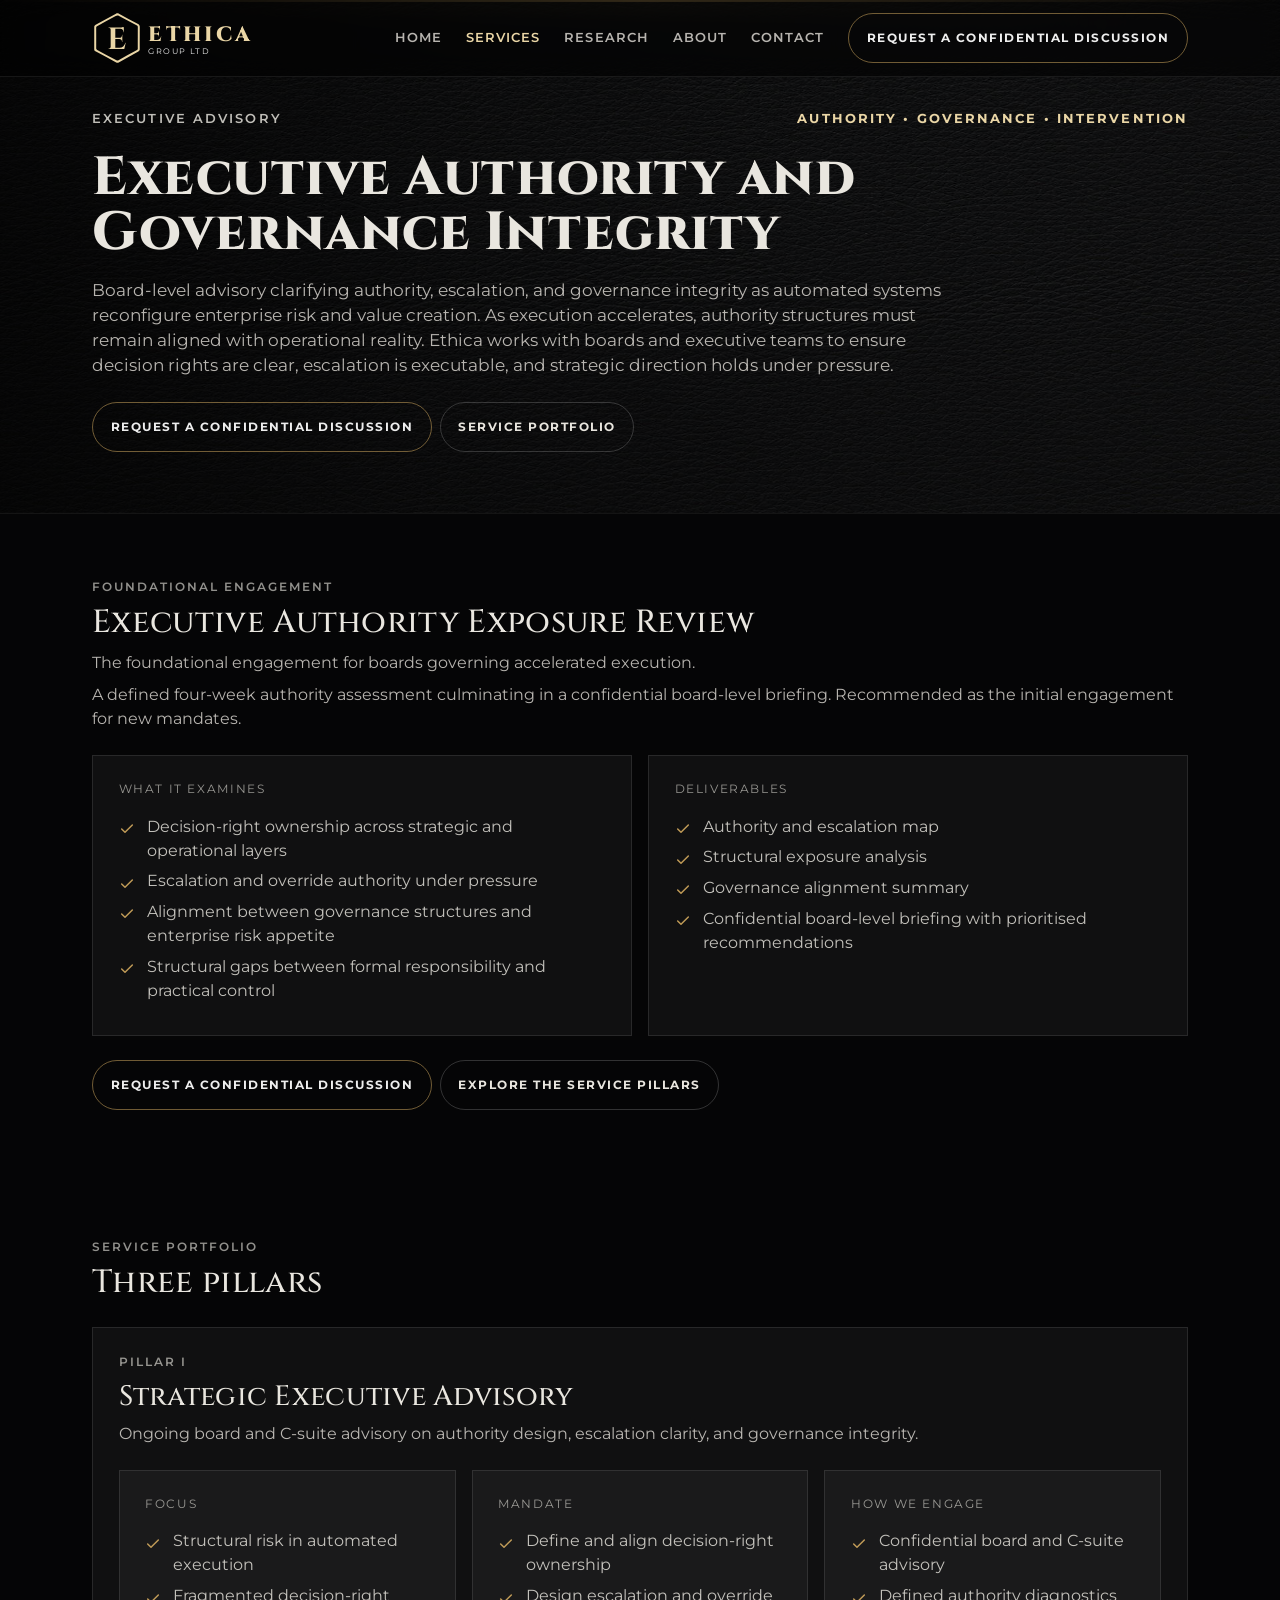
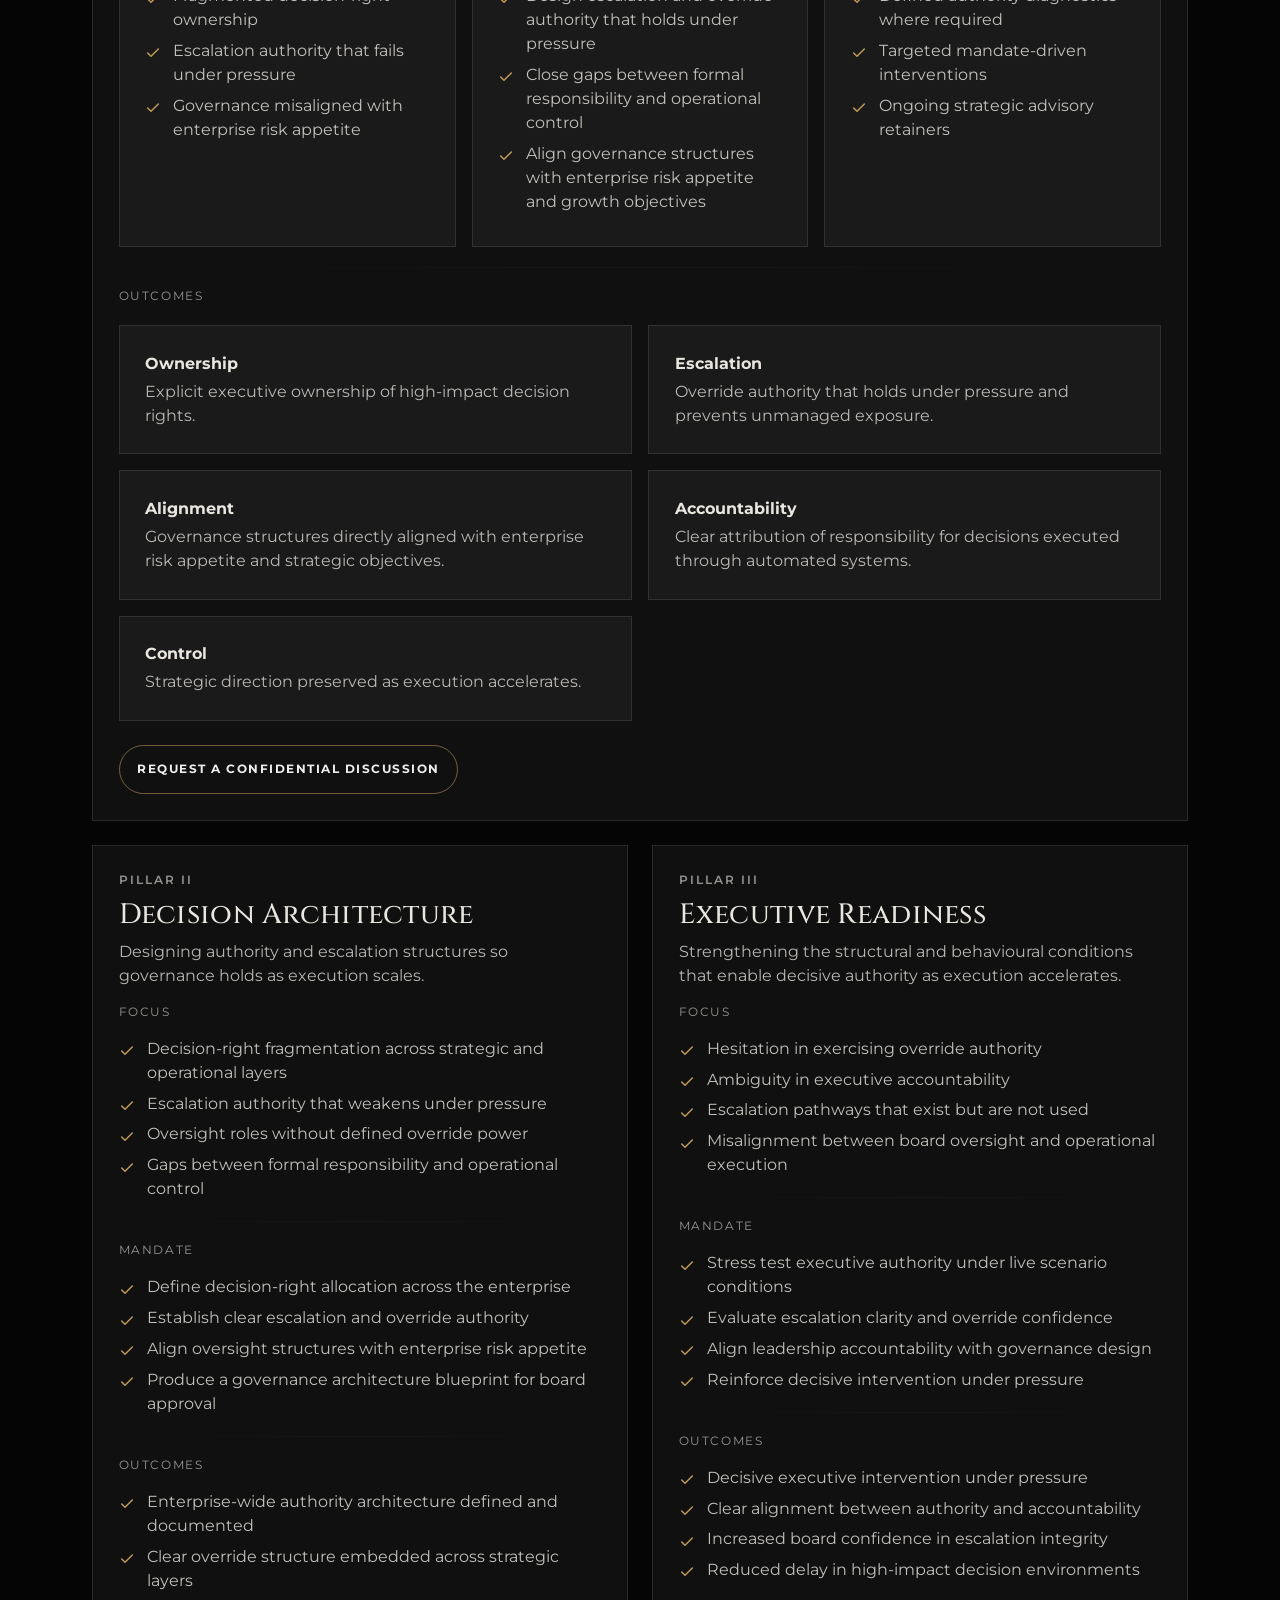
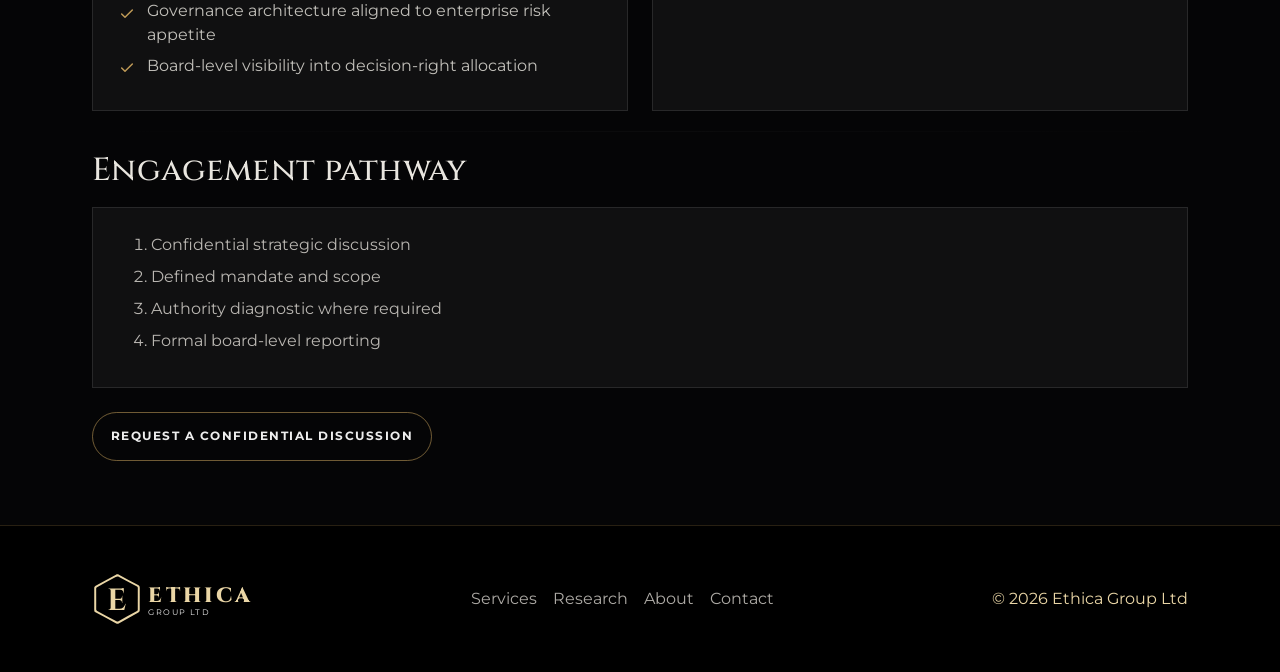
<file: services.html>
<!DOCTYPE html>
<html lang="en">

<head>
    <meta charset="utf-8" />
    <meta content="width=device-width,initial-scale=1" name="viewport" />
    <meta content="IE=edge" http-equiv="X-UA-Compatible" />
    <title>Ethica Group Ltd · Services</title>
    <meta content="Strategic Authority and Governance Under Automation · advisory, decision architecture, executive readiness." name="description" />
    <meta content="index, follow" name="robots" />
    <meta content="Ethica Group Ltd" name="author" />
    <meta content="strict-origin-when-cross-origin" name="referrer" />
    <meta content="#000000" name="theme-color" />
    <link href="https://ethicagroup.ai/services.html" rel="canonical" />
    <link href="assets/img/favicon.ico" rel="icon" />
    <link href="assets/img/favicon-32x32.png" rel="icon" sizes="32x32" type="image/png" />
    <link href="assets/img/favicon-16x16.png" rel="icon" sizes="16x16" type="image/png" />
    <link href="assets/img/apple-touch-icon.png" rel="apple-touch-icon" sizes="180x180" />
    <link href="site.webmanifest" rel="manifest" />
    <link href="https://fonts.googleapis.com" rel="preconnect" />
    <link crossorigin="" href="https://fonts.gstatic.com" rel="preconnect" />
    <link href="https://cdn.jsdelivr.net" rel="preconnect" />
    <link href="https://cdn.jsdelivr.net/npm/bootstrap@5.3.3/dist/css/bootstrap.min.css" rel="stylesheet" />
    <link href="assets/css/styles.css" rel="stylesheet" />
    <meta content="website" property="og:type" />
    <meta content="Ethica Group Ltd" property="og:site_name" />
    <meta content="Ethica Group Ltd · Services" property="og:title" />
    <meta content="Strategic Authority and Governance Under Automation · advisory, decision architecture, executive readiness." property="og:description" />
    <meta content="https://ethicagroup.ai/services.html" property="og:url" />
    <meta content="https://ethicagroup.ai/assets/img/og-preview.jpg" property="og:image" />
    <meta content="1200" property="og:image:width" />
    <meta content="630" property="og:image:height" />
    <meta content="summary_large_image" name="twitter:card" />
    <meta content="Ethica Group Ltd · Services" name="twitter:title" />
    <meta content="Strategic Authority and Governance Under Automation · advisory, decision architecture, executive readiness." name="twitter:description" />
    <meta content="https://ethicagroup.ai/assets/img/og-preview.jpg" name="twitter:image" />
    <script type="application/ld+json">
    { "@context": "https://schema.org", "@type": "Organization", "name": "Ethica Group Ltd", "url": "https://ethicagroup.ai", "logo": "https://ethicagroup.ai/assets/img/ethica-icon-512.png", "description": "Redesigning governance, decision architecture, and intervention capacity as automated systems reshape strategic execution.", "founder": { "@type": "Person", "name": "Dr Joanna Michalska" } }
    </script>
</head>

<body>
    <a class="skip-link" href="#main">Skip to content</a>
    <nav class="navbar navbar-expand-lg fixed-top">
        <div class="container">
            <a aria-label="Ethica Group Ltd" class="navbar-brand brand" href="index.html">
                <span aria-hidden="true" class="brand-mark"></span>
                <span>
                    <span class="brand-name">ETHICA</span>
                    <span class="brand-sub">GROUP LTD</span>
                </span>
            </a>
            <button aria-controls="navbarNav" aria-expanded="false" aria-label="Toggle navigation" class="navbar-toggler custom-toggler" data-bs-target="#navbarNav" data-bs-toggle="collapse" type="button">
                <span class="toggler-icon">
                    <span class="toggler-line"></span>
                </span>
            </button>
            <div class="collapse navbar-collapse" id="navbarNav">
                <ul class="navbar-nav ms-auto align-items-lg-center gap-lg-2">
                    <li class="nav-item"><a class="nav-link" data-nav="" href="index.html">Home</a></li>
                    <li class="nav-item"><a class="nav-link" data-nav="" href="services.html">Services</a></li>
                    <li class="nav-item"><a class="nav-link" data-nav="" href="research.html">Research</a></li>
                    <li class="nav-item"><a class="nav-link" data-nav="" href="about.html">About</a></li>
                    <li class="nav-item"><a class="nav-link" data-nav="" href="contact.html">Contact</a></li>
                    <li class="nav-item ms-lg-2"><a class="btn btn-gold" href="contact.html#enquiry">Request a Confidential Discussion</a></li>
                </ul>
            </div>
        </div>
    </nav>
    <header class="hero">
        <div class="container">
            <div class="hero-topline">
                <div class="left">Executive advisory</div>
                <div class="right">Authority • governance • intervention</div>
            </div>
            <h1 class="hero-title mb-3">Executive Authority and Governance Integrity</h1>
            <p class="lead-tight mb-4">
                Board-level advisory clarifying authority, escalation, and governance integrity as automated systems reconfigure enterprise risk and value creation. As execution accelerates, authority structures must remain aligned with operational reality. Ethica works with boards and executive teams to ensure decision rights are clear, escalation is executable, and strategic direction holds under pressure.
            </p>
            <div class="d-flex flex-wrap gap-2">
                <a class="btn btn-gold" href="contact.html#enquiry">Request a Confidential Discussion</a>
                <a class="btn btn-ink" href="#portfolio">Service portfolio</a>
            </div>
        </div>
    </header>
    <section class="section" id="exposure-review">
        <div class="container">
            <div class="eyebrow mb-2">Foundational engagement</div>
            <h2 class="mb-2">Executive Authority Exposure Review</h2>
            <p class="p-muted mb-4">
                The foundational engagement for boards governing accelerated execution.
                <span class="d-block mt-2">A defined four-week authority assessment culminating in a confidential board-level briefing. Recommended as the initial engagement for new mandates.</span>
            </p>
            <div class="row g-3">
                <div class="col-lg-6">
                    <div class="card-clean h-100">
                        <div class="card-body">
                            <div class="kpi-label">What it examines</div>
                            <ul class="list-clean mt-3 mb-0">
                                <li>Decision-right ownership across strategic and operational layers</li>
                                <li>Escalation and override authority under pressure</li>
                                <li>Alignment between governance structures and enterprise risk appetite</li>
                                <li>Structural gaps between formal responsibility and practical control</li>
                            </ul>
                        </div>
                    </div>
                </div>
                <div class="col-lg-6">
                    <div class="card-clean h-100">
                        <div class="card-body">
                            <div class="kpi-label">Deliverables</div>
                            <ul class="list-clean mt-3 mb-0">
                                <li>Authority and escalation map</li>
                                <li>Structural exposure analysis</li>
                                <li>Governance alignment summary</li>
                                <li>Confidential board-level briefing with prioritised recommendations</li>
                            </ul>
                        </div>
                    </div>
                </div>
            </div>
            <div class="mt-4 d-flex flex-wrap gap-2">
                <a class="btn btn-gold" href="contact.html#enquiry">Request a Confidential Discussion</a>
                <a class="btn btn-ink" href="#pillars">Explore the service pillars</a>
            </div>
        </div>
    </section>
    <main id="main">
        <section class="section" id="portfolio">
            <div class="container">
                <div class="eyebrow mb-2">Service portfolio</div>
                <h2 class="mb-4">Three pillars</h2>
                <!-- Pillar I (dominant) -->
                <div class="card-clean mb-4">
                    <div class="card-body">
                        <div class="eyebrow mb-2">Pillar I</div>
                        <h3 class="mb-2">Strategic Executive Advisory</h3>
                        <p class="p-muted narrow mb-4">
                            Ongoing board and C-suite advisory on authority design, escalation clarity, and governance integrity.
                        </p>
                        <div class="row g-3">
                            <div class="col-lg-4">
                                <div class="card-clean h-100">
                                    <div class="card-body">
                                        <div class="kpi-label">Focus</div>
                                        <ul class="list-clean mt-3">
                                            <li>Structural risk in automated execution</li>
                                            <li>Fragmented decision-right ownership</li>
                                            <li>Escalation authority that fails under pressure</li>
                                            <li>Governance misaligned with enterprise risk appetite</li>
                                        </ul>
                                    </div>
                                </div>
                            </div>
                            <div class="col-lg-4">
                                <div class="card-clean h-100">
                                    <div class="card-body">
                                        <div class="kpi-label">Mandate</div>
                                        <ul class="list-clean mt-3">
                                            <li>Define and align decision-right ownership</li>
                                            <li>Design escalation and override authority that holds under pressure</li>
                                            <li>Close gaps between formal responsibility and operational control</li>
                                            <li>Align governance structures with enterprise risk appetite and growth objectives</li>
                                        </ul>
                                    </div>
                                </div>
                            </div>
                            <div class="col-lg-4">
                                <div class="card-clean h-100">
                                    <div class="card-body">
                                        <div class="kpi-label">How we engage</div>
                                        <ul class="list-clean mt-3">
                                            <li>Confidential board and C-suite advisory</li>
                                            <li>Defined authority diagnostics where required</li>
                                            <li>Targeted mandate-driven interventions</li>
                                            <li>Ongoing strategic advisory retainers</li>
                                        </ul>
                                    </div>
                                </div>
                            </div>
                        </div>
                        <hr class="hairline" />
                        <div class="kpi-label">Outcomes</div>
                        <div class="row g-3 mt-1">
                            <div class="col-md-6">
                                <div class="card-clean h-100">
                                    <div class="card-body"><strong>Ownership</strong>
                                        <div class="p-muted mt-1">Explicit executive ownership of high-impact decision rights.</div>
                                    </div>
                                </div>
                            </div>
                            <div class="col-md-6">
                                <div class="card-clean h-100">
                                    <div class="card-body"><strong>Escalation</strong>
                                        <div class="p-muted mt-1">Override authority that holds under pressure and prevents unmanaged exposure.</div>
                                    </div>
                                </div>
                            </div>
                            <div class="col-md-6">
                                <div class="card-clean h-100">
                                    <div class="card-body"><strong>Alignment</strong>
                                        <div class="p-muted mt-1">Governance structures directly aligned with enterprise risk appetite and strategic objectives.</div>
                                    </div>
                                </div>
                            </div>
                            <div class="col-md-6">
                                <div class="card-clean h-100">
                                    <div class="card-body"><strong>Accountability</strong>
                                        <div class="p-muted mt-1">Clear attribution of responsibility for decisions executed through automated systems.</div>
                                    </div>
                                </div>
                            </div>
                            <div class="col-md-6">
                                <div class="card-clean h-100">
                                    <div class="card-body"><strong>Control</strong>
                                        <div class="p-muted mt-1">Strategic direction preserved as execution accelerates.</div>
                                    </div>
                                </div>
                            </div>
                        </div>
                        <div class="mt-4">
                            <a class="btn btn-gold" href="contact.html#enquiry">Request a Confidential Discussion</a>
                        </div>
                    </div>
                </div>
                <!-- Pillar II + III (secondary, side-by-side) -->
                <div class="row g-4">
                    <div class="col-lg-6">
                        <div class="card-clean h-100">
                            <div class="card-body">
                                <div class="eyebrow mb-2">Pillar II</div>
                                <h3 class="mb-2">Decision Architecture</h3>
                                <p class="p-muted mb-3">
                                    Designing authority and escalation structures so governance holds as execution scales.
                                </p>
                                <div class="kpi-label">Focus</div>
                                <ul class="list-clean mt-3">
                                    <li>Decision-right fragmentation across strategic and operational layers</li>
                                    <li>Escalation authority that weakens under pressure</li>
                                    <li>Oversight roles without defined override power</li>
                                    <li>Gaps between formal responsibility and operational control</li>
                                </ul>
                                <hr class="hairline" />
                                <div class="kpi-label">Mandate</div>
                                <ul class="list-clean mt-3">
                                    <li>Define decision-right allocation across the enterprise</li>
                                    <li>Establish clear escalation and override authority</li>
                                    <li>Align oversight structures with enterprise risk appetite</li>
                                    <li>Produce a governance architecture blueprint for board approval</li>
                                </ul>
                                <hr class="hairline" />
                                <div class="kpi-label">Outcomes</div>
                                <ul class="list-clean mt-3">
                                    <li>Enterprise-wide authority architecture defined and documented</li>
                                    <li>Clear override structure embedded across strategic layers</li>
                                    <li>Governance architecture aligned to enterprise risk appetite</li>
                                    <li>Board-level visibility into decision-right allocation</li>
                                </ul>
                            </div>
                        </div>
                    </div>
                    <div class="col-lg-6">
                        <div class="card-clean h-100">
                            <div class="card-body">
                                <div class="eyebrow mb-2">Pillar III</div>
                                <h3 class="mb-2">Executive Readiness</h3>
                                <p class="p-muted mb-3">
                                    Strengthening the structural and behavioural conditions that enable decisive authority as execution accelerates.
                                </p>
                                <div class="kpi-label">Focus</div>
                                <ul class="list-clean mt-3">
                                    <li>Hesitation in exercising override authority</li>
                                    <li>Ambiguity in executive accountability</li>
                                    <li>Escalation pathways that exist but are not used</li>
                                    <li>Misalignment between board oversight and operational execution</li>
                                </ul>
                                <hr class="hairline" />
                                <div class="kpi-label">Mandate</div>
                                <ul class="list-clean mt-3">
                                    <li>Stress test executive authority under live scenario conditions</li>
                                    <li>Evaluate escalation clarity and override confidence</li>
                                    <li>Align leadership accountability with governance design</li>
                                    <li>Reinforce decisive intervention under pressure</li>
                                </ul>
                                <hr class="hairline" />
                                <div class="kpi-label">Outcomes</div>
                                <ul class="list-clean mt-3">
                                    <li>Decisive executive intervention under pressure</li>
                                    <li>Clear alignment between authority and accountability</li>
                                    <li>Increased board confidence in escalation integrity</li>
                                    <li>Reduced delay in high-impact decision environments</li>
                                </ul>
                            </div>
                        </div>
                    </div>
                </div>
                <hr class="hairline" />
                <h2 class="mb-3">Engagement pathway</h2>
                <div class="card-clean">
                    <div class="card-body">
                        <ol class="p-muted mb-0">
                            <li class="mb-2">Confidential strategic discussion</li>
                            <li class="mb-2">Defined mandate and scope</li>
                            <li class="mb-2">Authority diagnostic where required</li>
                            <li class="mb-2">Formal board-level reporting</li>
                        </ol>
                    </div>
                </div>
                <div class="mt-4">
                    <a class="btn btn-gold" href="contact.html#enquiry">Request a Confidential Discussion</a>
                </div>
            </div>
        </section>
    </main>
    <footer class="footer py-5">
        <div class="container">
            <div class="d-flex flex-wrap gap-3 justify-content-between align-items-center">
                <div class="brand">
                    <span aria-hidden="true" class="brand-mark"></span>
                    <span>
                        <span class="brand-name">ETHICA</span>
                        <span class="brand-sub">GROUP LTD</span>
                    </span>
                </div>
                <div class="d-flex flex-wrap gap-3">
                    <a href="services.html">Services</a>
                    <a href="research.html">Research</a>
                    <a href="about.html">About</a>
                    <a href="contact.html">Contact</a>
                </div>
                <div class="copyright">© <span id="year"></span> Ethica Group Ltd</div>
            </div>
        </div>
    </footer>
    <script src="https://cdn.jsdelivr.net/npm/bootstrap@5.3.3/dist/js/bootstrap.bundle.min.js"></script>
    <script src="assets/js/main.js"></script>
</body>

</html>
</file>
<file: assets/css/styles.css>
@import url('https://fonts.googleapis.com/css2?family=Cinzel:wght@600;700;800&family=Montserrat:wght@300;400;500;600;700&display=swap');

/* =========================================================
   ETHICA GROUP CUSTOM STATIC SITE
   ========================================================= */

:root{
  /* Premium black system */
  --bg: #050506;
  --bg2:#0A0A0C;
  --panel: rgba(255,255,255,.045);
  --panel2: rgba(255,255,255,.065);

  --cream:#e9e6df;
  --cream2: rgba(233,230,223,.78);
  --cream3: rgba(233,230,223,.62);

  --line: rgba(255,255,255,.10);
  --line2: rgba(255,255,255,.16);

  /* Gold accents */
  --gold:#c9a25b;
  --gold2:#ead6a6;

  /* Typography */
  --display:"Cinzel", serif;
  --sans:"Montserrat", system-ui, -apple-system, Segoe UI, Roboto, Helvetica, Arial;

  /* Layout */
  --max: 1120px;

  /* Geometry */
  --radius: 0px; /* everything sharp by default */
}

/* Base */
*{ box-sizing:border-box; }
html{ scroll-behavior:smooth; }
body{
  margin:0;
  font-family: var(--sans);
  color: var(--cream);
  background: var(--bg);
}

.container{ max-width: var(--max); }

/* Accessibility */
.skip-link{
  position:absolute; left:-999px; top:auto; width:1px; height:1px; overflow:hidden;
}
.skip-link:focus{
  left:1rem; top:1rem; width:auto; height:auto;
  padding:.75rem 1rem;
  background:#fff;
  color:#111;
  border:1px solid rgba(0,0,0,.18);
  z-index:9999;
}

/* =========================================================
   NO BORDER RADIUS ANYWHERE (except buttons)
   ========================================================= */
*:not(.btn):not(.btn *){ border-radius: 0 !important; }

/* Typography */
.eyebrow{
  font-size:.78rem;
  letter-spacing:.16em;
  text-transform:uppercase;
  font-weight:600;
  color: var(--cream3);
}

h1,h2,h3{
  font-family: var(--display);
  letter-spacing: .01em;
}

.hero-title{
  font-weight: 800;
  line-height: 1.03;
  font-size: clamp(2.2rem, 4.2vw, 3.7rem);
}

.lead-tight{
  font-size: 1.05rem;
  color: var(--cream2);
  max-width: 78ch;
}

.p-muted{ color: var(--cream2); }

/* Sections + dividers */
.section{ padding: clamp(3.25rem, 5vw, 5.5rem) 0; }
.narrow{ max-width:78ch; }

.hairline{
  height:1px;
  border:0;
  margin:1.25rem 0;
  background: linear-gradient(90deg, transparent, var(--line), transparent);
}

/* =========================================================
   NAVBAR (premium black glass)
   ========================================================= */
.navbar{
  background: rgba(0,0,0,.55);
  backdrop-filter: blur(12px);
  border-bottom: 1px solid rgba(255,255,255,.08);
  transition: background .2s ease, box-shadow .2s ease, border-color .2s ease;
}
.navbar.scrolled{
  background: rgba(0,0,0,.82);
  box-shadow: 0 14px 40px rgba(0,0,0,.45);
  border-bottom-color: rgba(255,255,255,.12);
}
.nav-link{
  font-size:.82rem;
  letter-spacing:.08em;
  text-transform:uppercase;
  font-weight:600;
  color: rgba(233,230,223,.78) !important;
}
.nav-link:hover{ color: rgba(233,230,223,.95) !important; }
.nav-link.active{ color: var(--gold2) !important; }


/* Brand */
.brand{ display:flex; align-items:center; gap:.4rem; }
.brand-mark{
  width:50px; height:50px;
  background-image: url('../img/ethica-icon.svg');
  background-size: 50px 50px;
  display: inline-block;
}
.brand-name{
  font-family:var(--display);
  font-weight:840;
  letter-spacing:.15em;
  text-transform:uppercase;
  font-size:1.3rem;
  color:var(--gold2);
}
.brand-sub{
  display:block; margin-top:-6px;
  font-size:.50rem;
  letter-spacing:.18em;
  text-transform:uppercase;
  color:#EEEEEE;
}

/* =========================
   CUSTOM NAVBAR TOGGLER
   ========================= */
.custom-toggler{
  border: 0;
  background: transparent;
  padding: .35rem;
  box-shadow: none !important;
}

.custom-toggler:focus,
.custom-toggler:active{
  outline: none;
  box-shadow: none !important;
}

.custom-toggler .toggler-icon{
  position: relative;
  display: block;
  width: 30px;
  height: 22px;
}

.custom-toggler .toggler-line,
.custom-toggler .toggler-icon::before,
.custom-toggler .toggler-icon::after{
  content: "";
  position: absolute;
  left: 0;
  width: 30px;
  height: 2px;
  background-color: var(--gold2);
  transition: transform .28s ease, top .28s ease, opacity .2s ease, background-color .2s ease;
}

.custom-toggler .toggler-icon::before{
  top: 2px;
}

.custom-toggler .toggler-line{
  top: 10px;
}

.custom-toggler .toggler-icon::after{
  top: 18px;
}

.custom-toggler:hover .toggler-line,
.custom-toggler:hover .toggler-icon::before,
.custom-toggler:hover .toggler-icon::after{
  background-color: var(--gold);
}

/* OPEN STATE */
.custom-toggler[aria-expanded="true"] .toggler-line{
  opacity: 0;
}

.custom-toggler[aria-expanded="true"] .toggler-icon::before{
  top: 10px;
  transform: rotate(45deg);
}

.custom-toggler[aria-expanded="true"] .toggler-icon::after{
  top: 10px;
  transform: rotate(-45deg);
}

/* =========================================================
   HERO (premium black + optional banner image)
   - We DO NOT change hero text; styling only.
   ========================================================= */
.hero{
  padding-top: 6.8rem;
  padding-bottom: 3.8rem;
  position: relative;
  color: var(--cream);
  background: linear-gradient(180deg, #000000 0%, #060607 55%, #0a0a0c 100%);
  border-bottom: 1px solid rgba(255,255,255,.08);
  overflow:hidden;
}

.hero::before{
  content:"";
  position:absolute; inset:0;
  background:
    linear-gradient(90deg, rgba(0,0,0,.78), rgba(0,0,0,.62) 35%, rgba(0,0,0,.45)),
    url("../img/leather-black-dark-wall.jpeg");
  background-size: cover;
  background-position: center;
  opacity: 1;
  pointer-events:none;
}

.hero::after{
  content:"";
  position:absolute; left:0; right:0; top:0;
  height:2px;
  background: linear-gradient(90deg, transparent, var(--gold), transparent);
  opacity:.95;
  pointer-events:none;
}

.hero > *{ position: relative; z-index: 1; }

.hero-topline{
  display:flex; flex-wrap:wrap;
  gap:.75rem 1.25rem;
  align-items:center;
  justify-content:space-between;
  margin-bottom:1.4rem;
}

.hero-topline .left{
  font-size:.82rem;
  letter-spacing:.16em;
  text-transform:uppercase;
  font-weight:600;
  color: rgba(233,230,223,.82);
}

.hero-topline .right{
  font-size:.82rem;
  letter-spacing:.16em;
  text-transform:uppercase;
  font-weight:700;
  color: var(--gold2);
}

/* =========================================================
   BUTTONS: ROUNDED ONLY HERE
   ========================================================= */
.btn-gold{
  border-radius: 999px !important;
  padding: .9rem 1.1rem;
  font-weight:700;
  letter-spacing:.12em;
  text-transform:uppercase;
  font-size:.78rem;
  color:#EEEEEE;
  background: transparent;
  border: 1px solid rgba(201,162,91,.55);
  transition: transform .15s ease, filter .15s ease;
}
.btn-gold:hover{
  background: var(--gold2);
  color: #000000;
}

.btn-ink{
  border-radius: 999px !important;
  padding: .9rem 1.1rem;
  font-weight:700;
  letter-spacing:.12em;
  text-transform:uppercase;
  font-size:.78rem;
  color: var(--cream);
  background: transparent;
  border: 1px solid rgba(255,255,255,.18);
}
.btn-ink:hover{ border-color: rgba(255,255,255,.30); }

/* =========================================================
   CARDS / PANELS (dark opus)
   ========================================================= */
.card-clean{
  background: var(--panel);
  border: 1px solid rgba(255,255,255,.10);
}
.card-clean .card-body{ padding: 1.6rem; }

.card-title{
  font-family: var(--display);
  font-weight: 800;
  margin-bottom: .5rem;
  color: var(--gold2);
}

/* KPI bits */
.kpi{
  font-family: var(--display);
  font-weight: 800;
  font-size: 2rem;
  line-height: 1;
  color: var(--gold2);
}
.kpi-label{
  letter-spacing: .14em;
  text-transform: uppercase;
  font-size: .72rem;
  color: rgba(233,230,223,.62);
}

/* Quote */
.quote{
  padding: 1.6rem;
  border-left: 2px solid rgba(201,162,91,.65);
  background: linear-gradient(180deg, rgba(201,162,91,.10), rgba(0,0,0,0));
}
.quote p{ margin:0; color: rgba(233,230,223,.86); }
.quote .who{ margin-top:.9rem; font-size:.86rem; color: rgba(233,230,223,.70); }

/* =========================================================
   ICON BULLETS (NO TEXT CHANGES)
   - Converts existing .list-clean bullets into icon bullets
   - Works without changing HTML lists
   ========================================================= */
.list-clean{
  list-style: none;
  padding-left: 0;
  margin: 0;
  color: rgba(233,230,223,.82);
}
.list-clean li{
  position: relative;
  padding-left: 1.75rem;
  margin: .42rem 0;
}
.list-clean li::before{
  content:"";
  position:absolute;
  left:0;
  top:.40rem;
  width: 16px;
  height: 16px;
  background-repeat:no-repeat;
  background-size:16px 16px;
  background-image: url("data:image/svg+xml,%3Csvg xmlns='http://www.w3.org/2000/svg' width='16' height='16' viewBox='0 0 24 24' fill='none'%3E%3Cpath d='M20 6 9 17l-5-5' stroke='%23c9a25b' stroke-width='2.2' stroke-linecap='round' stroke-linejoin='round'/%3E%3C/svg%3E");
  opacity: .95;
}

/* If any pages use list-check already, keep it consistent */
.list-check{ list-style:none; padding-left:0; margin:0; }
.list-check li{
  display:flex; gap:.75rem; align-items:flex-start;
  padding:.42rem 0;
}
.tick{
  width:18px; height:18px;
  border: 1px solid rgba(201,162,91,.60);
  background: rgba(201,162,91,.10);
  display:grid; place-items:center;
  margin-top:.18rem;
  flex: 0 0 auto;
}
.tick svg{ width:14px; height:14px; color: var(--gold); }

/* =========================================================
   ACCORDION (dark)
   ========================================================= */
.accordion-item{
  background: var(--panel);
  border: 1px solid rgba(255,255,255,.10);
}
.accordion-button{
  background: transparent;
  color: rgba(233,230,223,.90);
  border-bottom: 1px solid rgba(255,255,255,.08);
}
.accordion-button:not(.collapsed){
  background: var(--gold2);
  color: #000000;
  box-shadow:none;
}
.accordion-body{ color: rgba(233,230,223,.82); }

/* Forms */
.form-control, .form-select{
  background: rgba(0,0,0,.25);
  color: rgba(233,230,223,.90);
  border: 1px solid rgba(255,255,255,.18);
}
.form-control::placeholder{ color: rgba(233,230,223,.50); }
.form-control:focus, .form-select:focus{
  border-color: rgba(201,162,91,.60);
  box-shadow: 0 0 0 .25rem rgba(201,162,91,.18);
}

/* Footer (premium black) */
.footer{
  background:#000;
  border-top: 1px solid rgba(201,162,91,.20);
}
.footer a{ color: rgba(233,230,223,.74); text-decoration:none; }
.footer a:hover{ color: var(--gold2); }
.copyright {
  /*font-size: 0.8em;*/
  color: var(--gold2);
}
@media (max-width: 992px){
  .hero{ padding-top: 6.2rem; padding-bottom: 3.2rem; }
}
</file>
